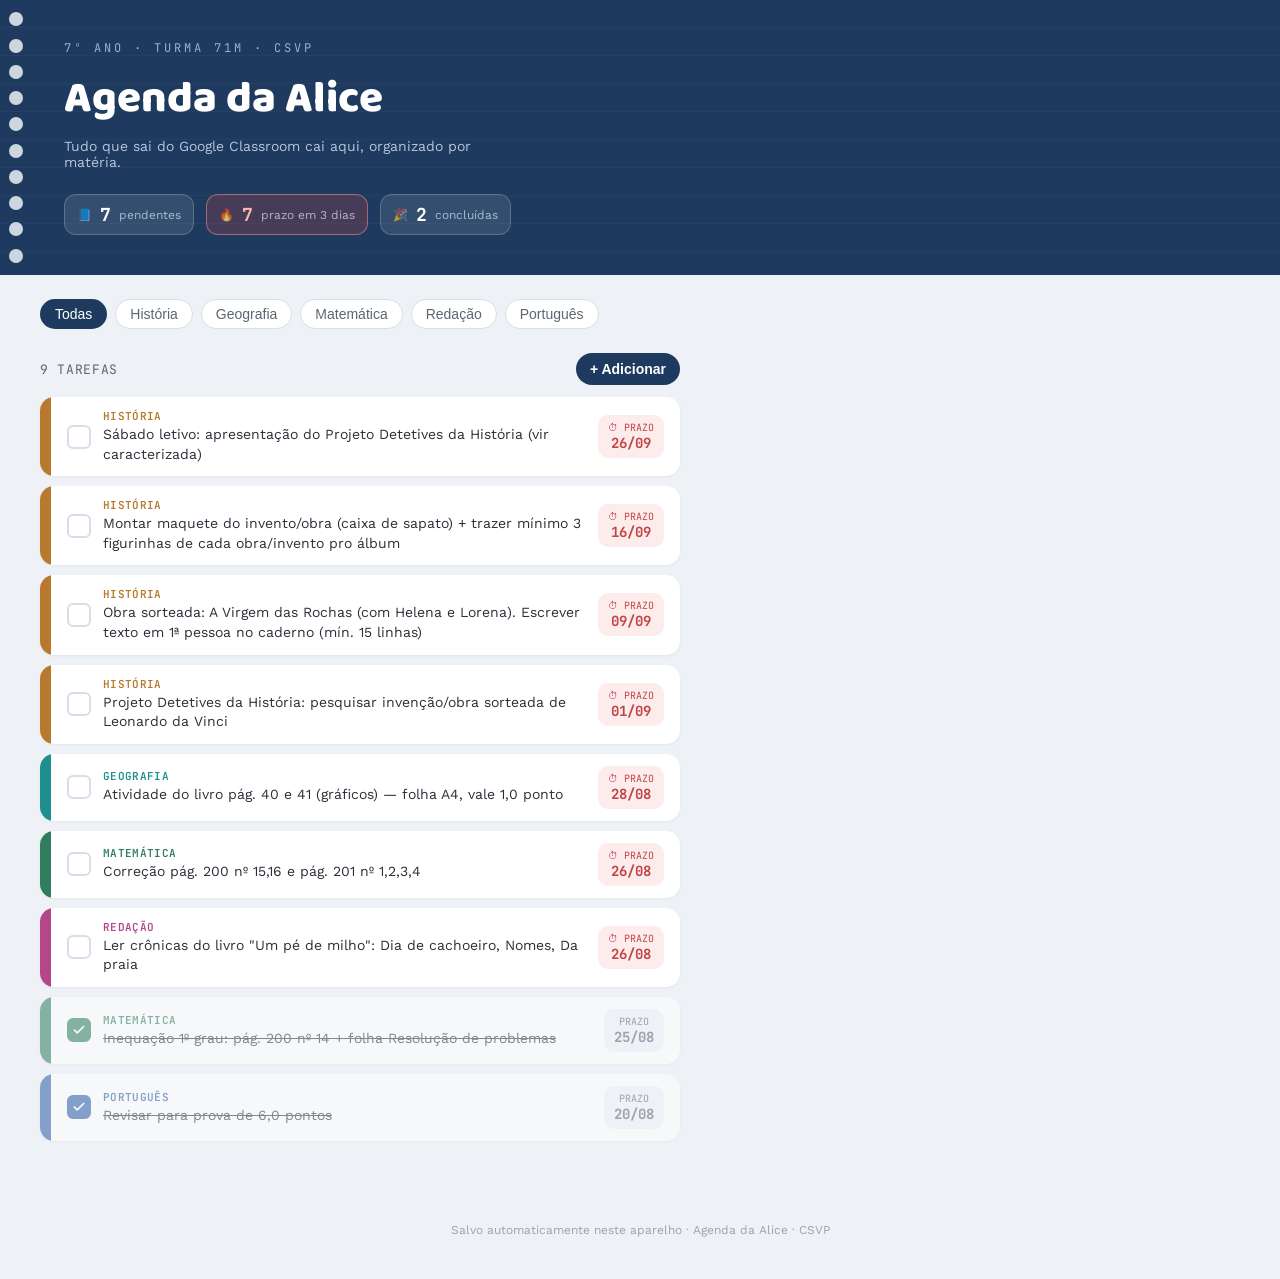
<file: index.html.html>
<!DOCTYPE html>
<html lang="pt-BR">
<head>
<meta charset="UTF-8">
<meta name="viewport" content="width=device-width, initial-scale=1.0, maximum-scale=1">
<title>Agenda da Alice</title>
<link rel="preconnect" href="https://fonts.googleapis.com">
<link href="https://fonts.googleapis.com/css2?family=Baloo+2:wght@500;700;800&family=Work+Sans:wght@400;500;600;700&family=JetBrains+Mono:wght@500;700&display=swap" rel="stylesheet">
<style>
  :root{
    --navy:#1E3A5F;
    --navy-light:#8FB3D9;
    --paper:#EEF1F6;
    --ink:#2B2F38;
    --muted:#5C6670;
    --border:#D8DEE8;
    --urgent-bg:#FDECEC;
    --urgent-fg:#C24444;
  }
  *{box-sizing:border-box;}
  body{
    margin:0;
    background:var(--paper);
    font-family:'Work Sans','Segoe UI',sans-serif;
    color:var(--ink);
    -webkit-font-smoothing:antialiased;
  }
  .cover{
    position:relative;
    background:var(--navy);
    overflow:hidden;
    padding:32px 24px 32px 56px;
  }
  @media(min-width:640px){ .cover{ padding:40px 40px 40px 64px; } }
  .cover::before{
    content:"";
    position:absolute; inset:0;
    opacity:.06;
    background-image:repeating-linear-gradient(180deg, transparent, transparent 27px, #fff 28px);
  }
  .spiral{
    position:absolute; left:0; top:0; bottom:0; width:32px;
    display:flex; flex-direction:column; justify-content:space-evenly; align-items:center;
  }
  .spiral span{
    width:14px; height:14px; border-radius:50%;
    background:var(--paper); opacity:.85;
  }
  .eyebrow{
    position:relative;
    text-transform:uppercase; letter-spacing:.25em; font-size:12px;
    color:var(--navy-light); font-family:'JetBrains Mono',monospace;
    margin:0 0 8px;
  }
  h1{
    position:relative;
    font-family:'Baloo 2',sans-serif; font-weight:800;
    color:#fff; font-size:32px; margin:0 0 4px;
  }
  @media(min-width:640px){ h1{ font-size:44px; } }
  .sub{
    position:relative;
    color:rgba(219,234,254,.8); font-size:14px; max-width:420px; margin:0;
  }
  .stats{
    position:relative;
    display:flex; flex-wrap:wrap; gap:12px; margin-top:24px;
  }
  .stat{
    display:flex; align-items:center; gap:8px;
    padding:8px 12px; border-radius:12px;
    background:rgba(255,255,255,.1); border:1px solid rgba(255,255,255,.2);
  }
  .stat.warn{ background:rgba(194,68,68,.25); border-color:rgba(255,150,150,.5); }
  .stat b{ font-family:'JetBrains Mono',monospace; color:#fff; font-size:18px; }
  .stat span{ color:rgba(219,234,254,.7); font-size:12px; }
  .stat.warn b{ color:#FFB4B4; }
  .stat-icon{ font-size:14px; }

  .tabs{ padding:20px 16px 0; display:flex; flex-wrap:wrap; gap:8px; }
  @media(min-width:640px){ .tabs{ padding:24px 40px 0; } }
  .chip{
    font-size:14px; font-weight:500; padding:6px 14px; border-radius:999px;
    border:1.5px solid var(--border); background:#fff; color:var(--muted);
    cursor:pointer; transition:.15s;
  }
  .chip.active{ color:#fff; border-color:transparent; }

  .list-wrap{ padding:20px 16px 60px; max-width:720px; }
  @media(min-width:640px){ .list-wrap{ padding:24px 40px 60px; } }
  .list-head{ display:flex; align-items:center; justify-content:space-between; margin-bottom:12px; }
  .count{ font-family:'JetBrains Mono',monospace; font-size:13px; color:var(--muted); text-transform:uppercase; letter-spacing:.05em; }
  .add-btn{
    display:flex; align-items:center; gap:6px; font-size:14px; font-weight:600;
    padding:8px 14px; border-radius:999px; color:#fff; background:var(--navy);
    border:none; cursor:pointer;
  }
  .add-btn:active{ transform:scale(.96); }

  .form{
    margin-bottom:20px; padding:16px; border-radius:16px; background:#fff;
    border:1px solid var(--border); box-shadow:0 1px 3px rgba(0,0,0,.04);
  }
  .subject-picker{ display:flex; flex-wrap:wrap; gap:8px; margin-bottom:12px; }
  .subject-chip{
    font-size:12px; padding:4px 10px; border-radius:999px; font-weight:500;
    background:var(--paper); color:var(--muted); border:none; cursor:pointer;
  }
  .subject-chip.active{ color:#fff; }
  .form input[type=text]{
    width:100%; font-size:14px; padding:10px 12px; border-radius:10px;
    border:1px solid var(--border); margin-bottom:10px; font-family:inherit;
  }
  .form-row{ display:flex; align-items:center; gap:8px; }
  .form input[type=date]{
    font-size:14px; padding:10px 12px; border-radius:10px; border:1px solid var(--border);
  }
  .save-btn{
    margin-left:auto; font-size:14px; font-weight:600; padding:9px 18px;
    border-radius:10px; color:#fff; border:none; cursor:pointer;
  }

  .card{
    display:flex; align-items:stretch; background:#fff; border-radius:14px;
    box-shadow:0 1px 3px rgba(0,0,0,.05); overflow:hidden; margin-bottom:10px;
    transition:opacity .2s;
  }
  .card.done{ opacity:.55; }
  .tab-color{ width:11px; flex-shrink:0; }
  .card-body{ display:flex; align-items:center; gap:12px; padding:12px 16px; flex:1; min-width:0; }
  .checkbox{
    width:24px; height:24px; border-radius:6px; border:2px solid var(--border);
    flex-shrink:0; display:flex; align-items:center; justify-content:center;
    cursor:pointer; background:transparent; padding:0;
  }
  .checkbox svg{ display:none; width:14px; height:14px; }
  .checkbox.checked svg{ display:block; }
  .card-text{ min-width:0; flex:1; }
  .subject-label{
    font-family:'JetBrains Mono',monospace; font-size:11px; font-weight:600;
    text-transform:uppercase; letter-spacing:.03em; margin:0 0 2px;
  }
  .task-text{ font-size:14px; line-height:1.4; margin:0; color:var(--ink); }
  .task-text.strike{ text-decoration:line-through; }
  .due{
    flex-shrink:0; text-align:center; padding:6px 10px; border-radius:10px;
    background:var(--paper); color:var(--muted);
  }
  .due.urgent{ background:var(--urgent-bg); color:var(--urgent-fg); }
  .due-label{ font-family:'JetBrains Mono',monospace; font-size:10px; }
  .due-date{ font-family:'JetBrains Mono',monospace; font-size:14px; font-weight:700; }
  .empty{ text-align:center; padding:40px 0; color:#8B94A3; font-size:14px; }
  .footer-note{
    text-align:center; font-size:12px; color:#9AA3B0; padding:0 16px 30px;
  }
</style>
</head>
<body>

<div class="cover">
  <div class="spiral">
    <span></span><span></span><span></span><span></span><span></span>
    <span></span><span></span><span></span><span></span><span></span>
  </div>
  <p class="eyebrow">7º ano · Turma 71M · CSVP</p>
  <h1>Agenda da Alice</h1>
  <p class="sub">Tudo que sai do Google Classroom cai aqui, organizado por matéria.</p>
  <div class="stats" id="stats"></div>
</div>

<div class="tabs" id="tabs"></div>

<div class="list-wrap">
  <div class="list-head">
    <span class="count" id="count">0 tarefas</span>
    <button class="add-btn" id="toggleForm">+ Adicionar</button>
  </div>

  <div class="form" id="form" style="display:none">
    <div class="subject-picker" id="subjectPicker"></div>
    <input type="text" id="taskText" placeholder="O que ela precisa fazer?">
    <div class="form-row">
      <input type="date" id="taskDate">
      <button class="save-btn" id="saveBtn">Salvar</button>
    </div>
  </div>

  <div id="list"></div>
</div>

<p class="footer-note">Salvo automaticamente neste aparelho · Agenda da Alice · CSVP</p>

<script>
const SUBJECTS = {
  "Matemática": "#2F7D5C", "Português": "#2B5FA5", "Redação": "#B5468B",
  "História": "#B8792E", "Geografia": "#1E8E8E", "Ciências": "#7A4FB5",
  "Inglês": "#C24444", "Inglês Projeto": "#C24444", "Ensino Religioso": "#5C6670"
};

const SEED = [
  { id:"7", subject:"História", text:"Sábado letivo: apresentação do Projeto Detetives da História (vir caracterizada)", due:"2026-09-26", done:false },
  { id:"6", subject:"História", text:"Montar maquete do invento/obra (caixa de sapato) + trazer mínimo 3 figurinhas de cada obra/invento pro álbum", due:"2026-09-16", done:false },
  { id:"5", subject:"História", text:"Obra sorteada: A Virgem das Rochas (com Helena e Lorena). Escrever texto em 1ª pessoa no caderno (mín. 15 linhas)", due:"2026-09-09", done:false },
  { id:"1", subject:"História", text:"Projeto Detetives da História: pesquisar invenção/obra sorteada de Leonardo da Vinci", due:"2026-09-01", done:false },
  { id:"2", subject:"Geografia", text:"Atividade do livro pág. 40 e 41 (gráficos) — folha A4, vale 1,0 ponto", due:"2026-08-28", done:false },
  { id:"3", subject:"Matemática", text:"Correção pág. 200 nº 15,16 e pág. 201 nº 1,2,3,4", due:"2026-08-26", done:false },
  { id:"4", subject:"Redação", text:"Ler crônicas do livro \"Um pé de milho\": Dia de cachoeiro, Nomes, Da praia", due:"2026-08-26", done:false },
  { id:"8", subject:"Matemática", text:"Inequação 1º grau: pág. 200 nº 14 + folha Resolução de problemas", due:"2026-08-25", done:true },
  { id:"9", subject:"Português", text:"Revisar para prova de 6,0 pontos", due:"2026-08-20", done:true }
];

const STORAGE_KEY = "agenda-alice-homework-v1";
let items = load();
let filter = "Todas";
let formOpen = false;
let draftSubject = "Matemática";

function load(){
  try{
    const raw = localStorage.getItem(STORAGE_KEY);
    if(raw) return JSON.parse(raw);
  }catch(e){}
  return SEED;
}
function save(){
  localStorage.setItem(STORAGE_KEY, JSON.stringify(items));
}
function subjectColor(s){ return SUBJECTS[s] || "#5C6670"; }
function formatDate(iso){
  if(!iso) return "";
  const [y,m,d] = iso.split("-");
  return d+"/"+m;
}
function daysUntil(iso){
  if(!iso) return null;
  const today = new Date(); today.setHours(0,0,0,0);
  const target = new Date(iso+"T00:00:00");
  return Math.round((target-today)/86400000);
}

function render(){
  const sorted = [...items].sort((a,b)=>(b.due||"").localeCompare(a.due||""));
  const filtered = filter==="Todas" ? sorted : sorted.filter(i=>i.subject===filter);
  const subjectsInUse = [...new Set(items.map(i=>i.subject))];
  const pending = items.filter(i=>!i.done);
  const dueSoon = pending.filter(i=>{ const d=daysUntil(i.due); return d!==null && d<=3; });

  // stats
  document.getElementById("stats").innerHTML = `
    <div class="stat"><span class="stat-icon">📘</span><b>${pending.length}</b><span>pendentes</span></div>
    <div class="stat ${dueSoon.length>0?'warn':''}"><span class="stat-icon">🔥</span><b>${dueSoon.length}</b><span>prazo em 3 dias</span></div>
    <div class="stat"><span class="stat-icon">🎉</span><b>${items.filter(i=>i.done).length}</b><span>concluídas</span></div>
  `;

  // tabs
  const tabsEl = document.getElementById("tabs");
  const allTabs = ["Todas", ...subjectsInUse];
  tabsEl.innerHTML = allTabs.map(s=>{
    const active = filter===s;
    const color = s==="Todas" ? "#1E3A5F" : subjectColor(s);
    return `<button class="chip ${active?'active':''}" style="${active?`background:${color}`:''}" data-subject="${s}">${s}</button>`;
  }).join("");
  tabsEl.querySelectorAll(".chip").forEach(btn=>{
    btn.addEventListener("click", ()=>{ filter = btn.dataset.subject; render(); });
  });

  document.getElementById("count").textContent = filtered.length + (filtered.length===1?" tarefa":" tarefas");

  // list
  const listEl = document.getElementById("list");
  if(filtered.length===0){
    listEl.innerHTML = `<p class="empty">Nada por aqui ainda.</p>`;
  } else {
    listEl.innerHTML = filtered.map(item=>{
      const color = subjectColor(item.subject);
      const d = daysUntil(item.due);
      const urgent = !item.done && d!==null && d<=3;
      return `
      <div class="card ${item.done?'done':''}">
        <div class="tab-color" style="background:${color}"></div>
        <div class="card-body">
          <button class="checkbox ${item.done?'checked':''}" style="${item.done?`border-color:${color};background:${color}`:''}" data-id="${item.id}">
            <svg viewBox="0 0 24 24" fill="none" stroke="white" stroke-width="3" stroke-linecap="round" stroke-linejoin="round"><polyline points="20 6 9 17 4 12"></polyline></svg>
          </button>
          <div class="card-text">
            <p class="subject-label" style="color:${color}">${item.subject}</p>
            <p class="task-text ${item.done?'strike':''}">${item.text}</p>
          </div>
          ${item.due ? `
          <div class="due ${urgent?'urgent':''}">
            <div class="due-label">${urgent?'⏱ ':''}PRAZO</div>
            <div class="due-date">${formatDate(item.due)}</div>
          </div>` : ''}
        </div>
      </div>`;
    }).join("");
    listEl.querySelectorAll(".checkbox").forEach(btn=>{
      btn.addEventListener("click", ()=>{
        const id = btn.dataset.id;
        items = items.map(i=> i.id===id ? {...i, done:!i.done} : i);
        save(); render();
      });
    });
  }

  // subject picker in form
  const picker = document.getElementById("subjectPicker");
  picker.innerHTML = Object.keys(SUBJECTS).map(s=>{
    const active = draftSubject===s;
    return `<button class="subject-chip ${active?'active':''}" style="${active?`background:${subjectColor(s)}`:''}" data-subject="${s}">${s}</button>`;
  }).join("");
  picker.querySelectorAll(".subject-chip").forEach(btn=>{
    btn.addEventListener("click", ()=>{ draftSubject = btn.dataset.subject; render(); });
  });
}

document.getElementById("toggleForm").addEventListener("click", ()=>{
  formOpen = !formOpen;
  document.getElementById("form").style.display = formOpen ? "block" : "none";
  document.getElementById("toggleForm").textContent = formOpen ? "✕ Cancelar" : "+ Adicionar";
});

document.getElementById("saveBtn").addEventListener("click", ()=>{
  const text = document.getElementById("taskText").value.trim();
  const due = document.getElementById("taskDate").value;
  if(!text) return;
  items = [{ id:String(Date.now()), subject:draftSubject, text, due, done:false }, ...items];
  save();
  document.getElementById("taskText").value = "";
  document.getElementById("taskDate").value = "";
  formOpen = false;
  document.getElementById("form").style.display = "none";
  document.getElementById("toggleForm").textContent = "+ Adicionar";
  render();
});

render();
</script>
</body>
</html>
</file>
